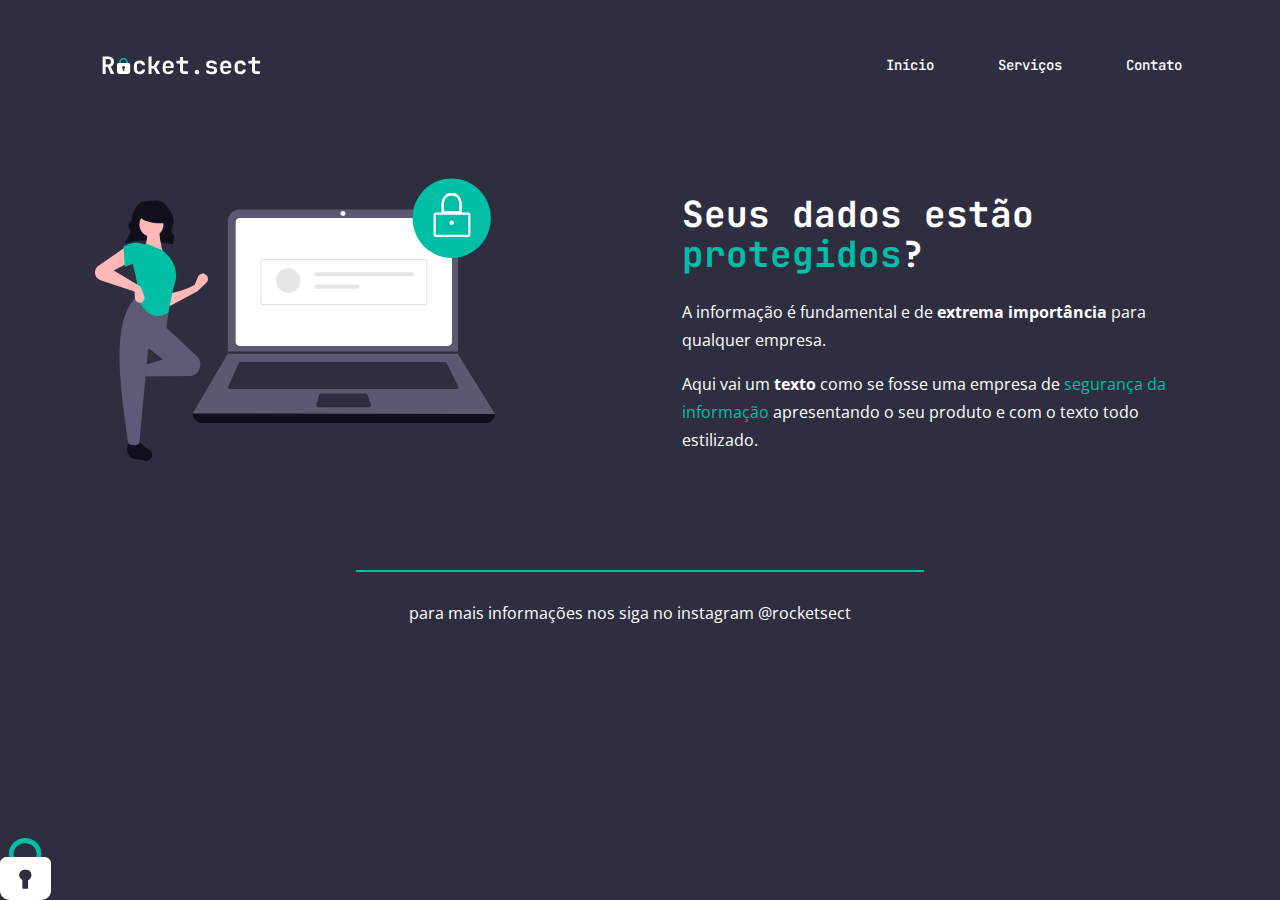
<file: Desafio Avançado/index.html>
<!DOCTYPE html>
<html lang="en">
<head>
  <link rel="preconnect" href="https://fonts.googleapis.com">
  <link rel="preconnect" href="https://fonts.gstatic.com" crossorigin>

  <meta charset="UTF-8">
  <meta name="viewport" content="width=device-width, initial-scale=1.0">

  <title>Rocket.sect</title>

  <link rel="stylesheet" href="style.css">
  <link href="https://fonts.googleapis.com/css2?family=JetBrains+Mono:wght@500&family=Open+Sans:wght@400;700&display=swap" rel="stylesheet">
</head>
<body>
  <div class="page">

    <nav>
      <a href="#">
        <img src="./images/padlock.svg" alt="cadeado">
      </a>
      <ul>
        <li><a href="#">Início</a></li>
        <li><a href="#">Serviços</a></li>
        <li><a href="#">Contato</a></li>
    </ul>
  </nav>
  <main>
    <img src="./images/img1.svg" alt="">
    <section>
      <h1>Seus dados estão <span>protegidos</span>?</h1>
      <p>
        A informação é fundamental e de <strong>extrema importância</strong> 
        para qualquer empresa. 
      </p>
      <p>
        Aqui vai um <strong>texto</strong> como se fosse uma empresa de <span>segurança da informação</span> 
        apresentando o seu produto e com o texto todo estilizado.
      </p>
    </section>
  </main>
  <footer>
    <div class="line"></div>
    <p>
      para mais informações nos siga no instagram <a target="_blank" href="https://instagram.com/rocketsect" >@rocketsect</a>
    </p>
  </footer>
</div class="page">
  <img id="cadeado" src="./images/padlock_decoration.svg" alt="">
</body>
</html>
</file>
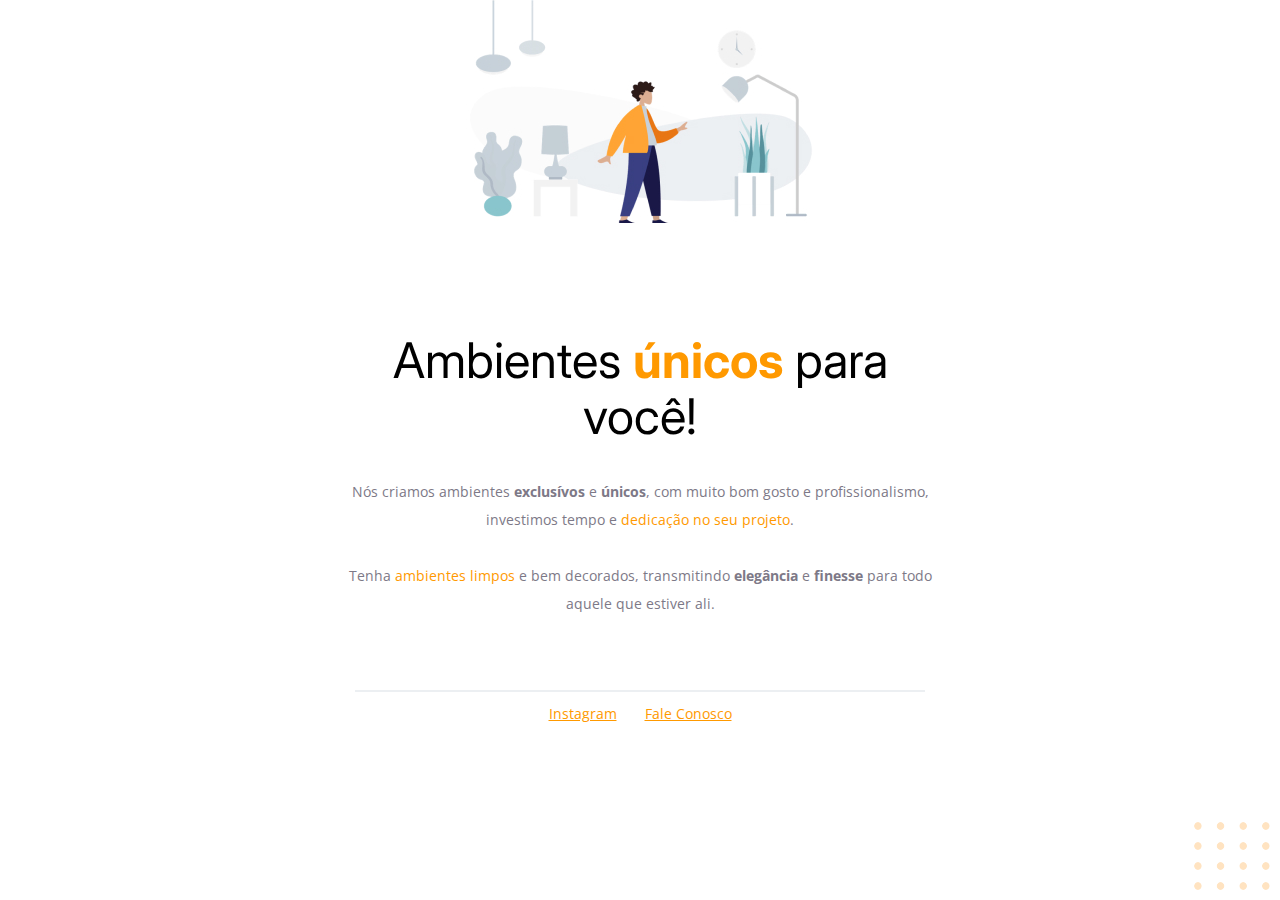
<file: Projeto 01/index.html>
<!DOCTYPE html>
<html lang="pt-br">
  <head>
    <link rel="preconnect" href="https://fonts.googleapis.com">
    <link rel="preconnect" href="https://fonts.gstatic.com" crossorigin>
    
    <meta charset="UTF-8">
    <meta name="viewport" content="width=device-width, initial-scale=1.0">

    <title>Móveis Customizados</title>
    <link href="https://fonts.googleapis.com/css2?family=Inter:wght@400;700&family=Open+Sans:wght@400;700&display=swap" rel="stylesheet">
    <link rel="stylesheet" href="style.css">

</head>
<body>
  
  <div id="hero">
    <img 
      src="./images/image1.jpg" 
      alt="Desenho de uma pessoa de blusa laranja em uma sala">
    <h1>
      Ambientes <span>únicos</span> para você!
    </h1>
    <p>
      Nós criamos ambientes <strong>exclusívos</strong> e <strong>únicos</strong>,
      com muito bom gosto e profissionalismo, 
      investimos tempo e <span>dedicação no seu projeto</span>. 

      <br>
      <br>

      Tenha <span>ambientes limpos</span> e bem decorados,
       transmitindo <strong>elegância</strong> e 
       <strong>finesse</strong> para todo aquele que estiver ali.
    </p>
  </div>

  <div id="footer">
    <div id="line"></div>
    <a href="https://instagram.com/moveisparavoce">Instagram</a>
    <a href="mailto:contato@moveisparavoce.com.br">Fale Conosco</a>
  </div>

  <img 
    id="balls"
    src="./images/balls-decoration.svg" 
    alt="Imagem vetorizada de bolas laranjas no canto inferior direito">
  
  
</body>
</html>
</file>
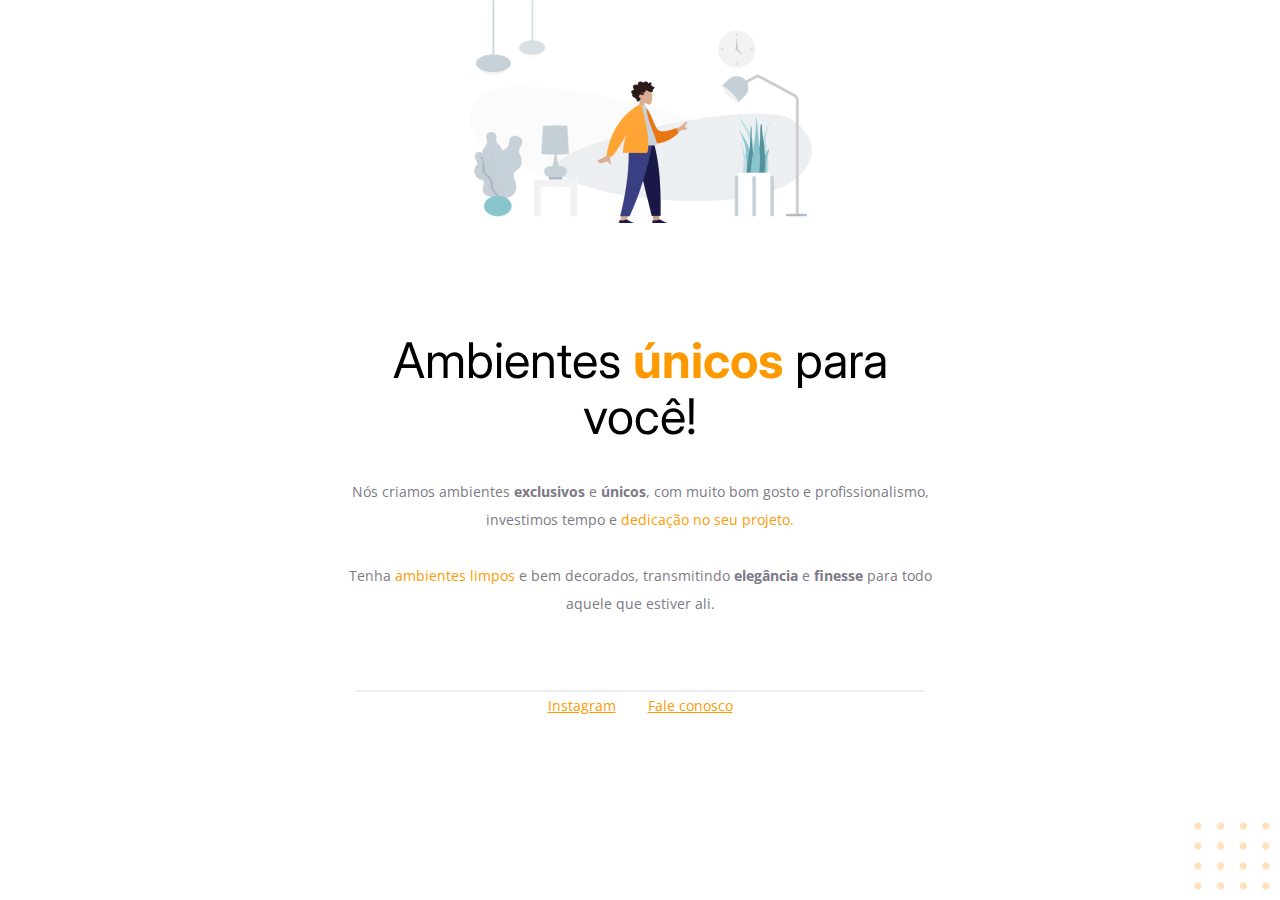
<file: Resolvido -- Código do desafio - Fase 01/index.html>
<!-- Instrução que define o tipo do documento. -->
<!DOCTYPE html>
<html lang="pt-br">
  <!-- Tag <head> contém as instruções para a página -->
  <head>
    <link rel="preconnect" href="https://fonts.googleapis.com" />
    <link rel="preconnect" href="https://fonts.gstatic.com" crossorigin />
    <meta charset="UTF-8" />
    <meta name="viewport" content="width=device-width, initial-scale=1.0" />
    <title>Móveis customizados</title>

    <link
      href="https://fonts.googleapis.com/css2?family=Inter:wght@400;700&family=Open+Sans:wght@400;700&display=swap"
      rel="stylesheet"
    />

    <link rel="stylesheet" href="style.css" />
  </head>

  <!-- Tag <body> é o corpo do documento, onde tem as informações que serão mostradas. -->
  <body>
    <div id="hero">
      <img
        src="images/img1.jpg"
        alt="Desenho de uma pessoa vestindo uma camisa amarela em uma sala com Móveis"
      />
      <h1>Ambientes <span>únicos</span> para você!</h1>
      <p>
        Nós criamos ambientes <strong>exclusivos </strong> e 
        <strong>únicos</strong>, com muito
        bom gosto e profissionalismo, investimos tempo e
        <span>dedicação no seu projeto.</span>
        
        <br />
        <br />

        Tenha <span>ambientes limpos</span> e bem decorados, transmitindo
        <strong>elegância</strong> e <strong>finesse</strong>
        para todo aquele que estiver ali.
      </p>
    </div>
    
    <div id="footer">
      <div class="line"></div>
      <a target="_blank" href="https://instagram.com/moveisparavoce"
      >Instagram</a
      >
      <a href="mailto:contato@moveisparavoce.com">Fale conosco</a>
    </div>
    
    
    <img
    id="balls"
    src="images/balls.svg"
    alt="Bolinhas alaranjadas no canto inferior direito da tela"
    />
  </body>
  </html>
</file>
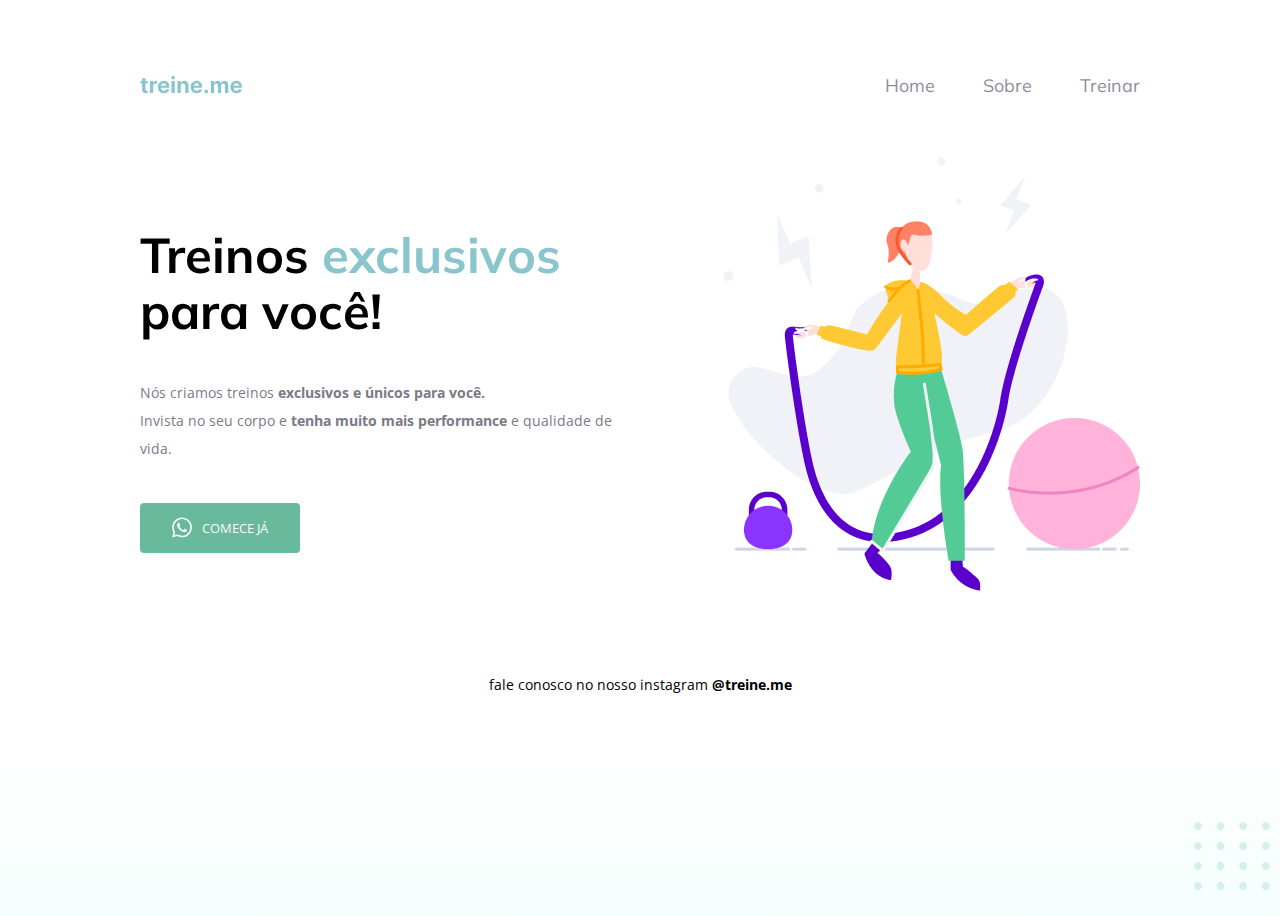
<file: Stage 02 - Introdução ao HTML e CSS/Projeto 02/index.html>
<!DOCTYPE html>
<html lang="pt-br">
<head>
  <link rel="preconnect" href="https://fonts.googleapis.com">
  <link rel="preconnect" href="https://fonts.gstatic.com" crossorigin>
  
  <meta charset="UTF-8">
  <meta name="viewport" content="width=device-width, initial-scale=1.0">
  
  <title>treine.me</title>
  <link rel="stylesheet" href="style.css">
  <link href="https://fonts.googleapis.com/css2?family=DM+Sans:wght@500&family=Mulish:wght@400;700&family=Open+Sans:wght@400;700&display=swap" rel="stylesheet">
</head>
<body>
  <div class="page">
    <nav>
      <a href="">
        <img src="./images/logo.svg" alt="logo treine.me">
      </a>
      <ul>
          <li><a href="#">Home</a></li>
          <li><a href="#">Sobre</a></li>
          <li><a href="#">Treinar</a></li>
        </ul>
      </nav>
    <main>
      <section class="text">
        <h1>Treinos <span>exclusivos</span> <br> para você!</h1>
        <p>
          Nós criamos treinos <strong>exclusivos e únicos para você.</strong> <br>
          Invista no seu corpo e <strong>tenha muito mais performance</strong> e qualidade de vida.
        </p>
        <button>
          <img src="./images/whats.svg" alt="logo whatsapp">
          Comece já
        </button>
      </section>
      <img src="./images/fitness-jump.png" alt="desenho de uma mulher pulando corda na academia">
    </main>
    <footer>
      fale conosco no nosso instagram
      <a href="https://instagram.com/treineme" target="_blank">@treine.me</a>
    </footer>
  </div>  
  <img id="balls" src="./images/balls-decoration.png" alt="bolas de decoração no canto inferior direito da página">
</body>
</html>
</file>
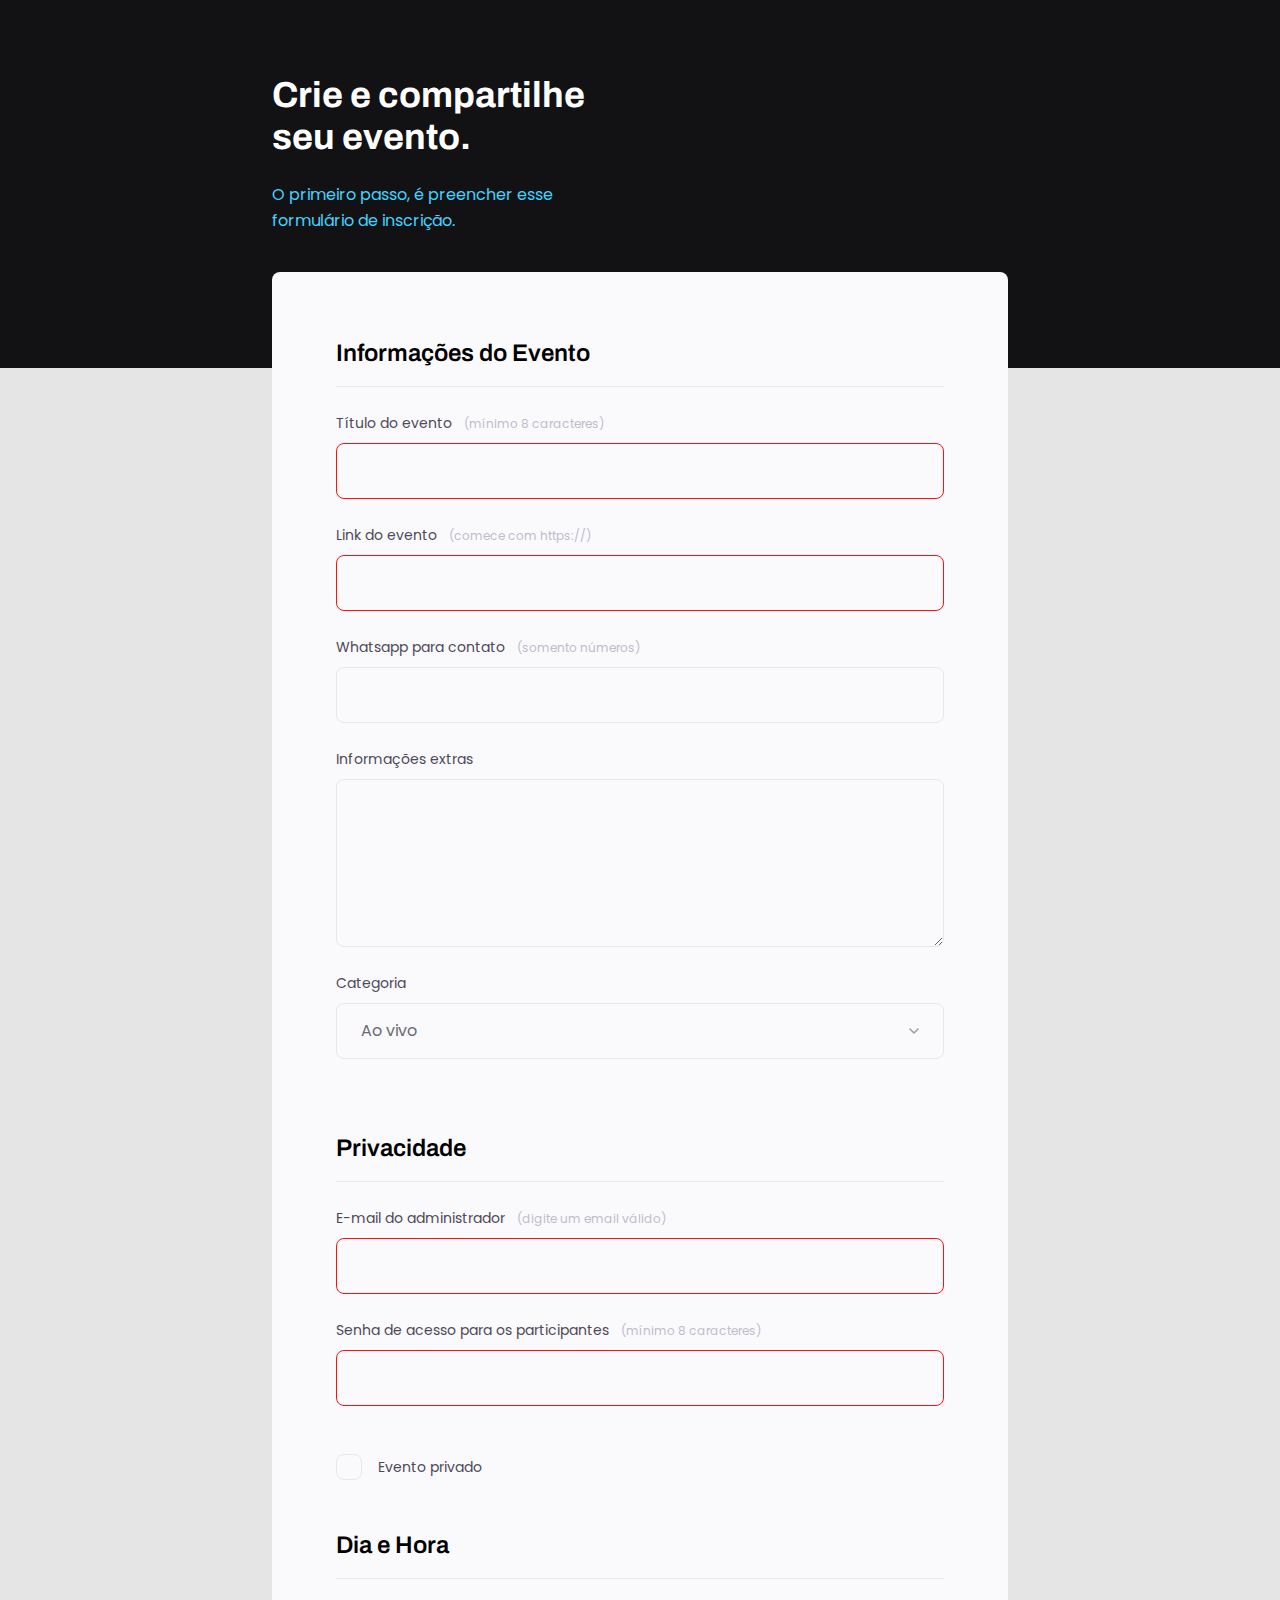
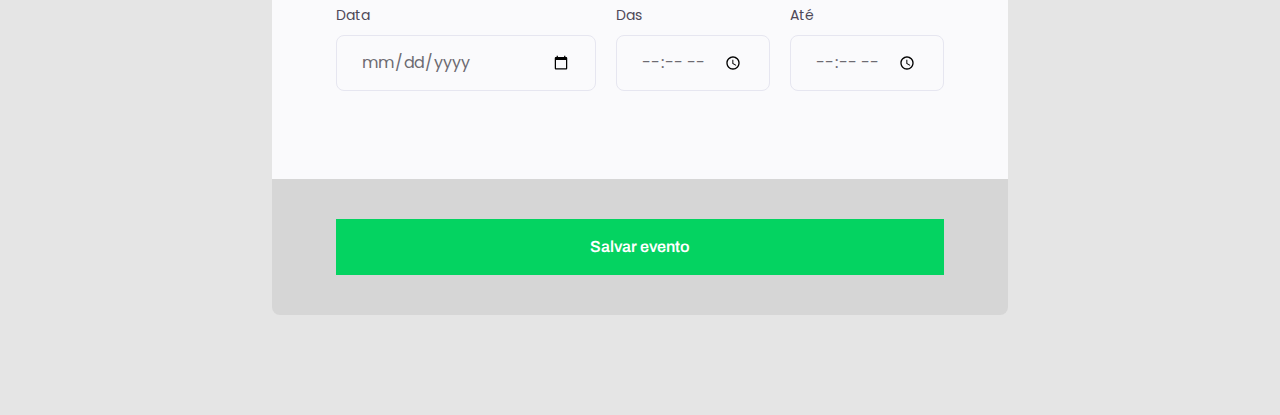
<file: Stage 03 - Avançando no HTML e CSS/Projeto 03/index.html>
<!DOCTYPE html>
<html lang="pt-br">
<head>
    <link rel="preconnect" href="https://fonts.googleapis.com">
    <link rel="preconnect" href="https://fonts.gstatic.com" crossorigin>
    
    <meta charset="UTF-8">
    <meta name="viewport" content="width=device-width, initial-scale=1.0">

    <title>Projeto 03</title>

    <link rel="stylesheet" href="style.css">
    <link href="https://fonts.googleapis.com/css2?family=Archivo:wght@700&family=Poppins:wght@400;600&display=swap" rel="stylesheet">
</head>
<body>
    <div class="page">
        <header>
            <h1>Crie e compartilhe seu evento.</h1>
            <p>O primeiro passo, é preencher esse formulário de inscrição.</p>
        </header>
        <form id="my_form">
            <fieldset>
                <legend>Informações do Evento</legend>

                <div class="input-wrapper">
                    <label for="event-title">Título do evento<span>(mínimo 8 caracteres)</span></label>
                    <input type="text" id="event-title" required minlength="8">
                </div>

                <div class="input-wrapper">
                    <label for="event-url">Link do evento<span>(comece com https://)</span></label>
                    <input type="url" id="event-url" required>
                </div>

                <div class="input-wrapper">
                    <label for="event-whatsapp">Whatsapp para contato<span>(somento números)</span></label>
                    <input type="number" id="event-whats-app">
                </div>

                <div class="input-wrapper">
                    <label for="event-info">Informações extras</label>
                    <textarea id="event-info"></textarea>
                </div>

                <div class="input-wrapper">
                    <label for="event-category">Categoria</label>
                    <select id="event-category">
                        <option value="live">Ao vivo</option>
                        <option value="podcast">Podcast</option>
                        <option value="mentorship">Mentoria</option>
                    </select>
                </div>
            </fieldset>

            <fieldset>
                <legend>Privacidade</legend>

                <div class="input-wrapper">
                    <label for="event-email">E-mail do administrador<span>(digite um email válido)</span></label>
                    <input type="text" id="event-email" required>
                </div>

                <div class="input-wrapper">
                    <label for="event-password">Senha de acesso para os participantes<span>(mínimo 8 caracteres)</span></label>
                    <input type="password" id="event-password" required minlength="8">
                </div>
                
                <div class="checkbox-wrapper">
                    <input type="checkbox" id="event-checkbox">
                    <label for="event-checkbox">Evento privado</label>
                </div>

            </fieldset>

            <fieldset>
                <legend>Dia e Hora</legend>

                <div class="col-3">

                    <div class="input-wrapper">
                        <label for="event-date">Data</label>
                        <input type="date" id="event-date">
                    </div>

                    <div class="input-wrapper">
                        <label for="event-begin">Das</label>
                        <input type="time" id="event-begin">
                    </div>
                    
                    <div class="input-wrapper">
                        <label for="event-end">Até</label>
                        <input type="time" id="event-end">
                    </div>
                </div>
            </fieldset>
        </form>

        <footer>
            <input 
                class="button"
                type="submit"
                form="my_form" 
                value="Salvar evento">
        </footer>
    </div>
    
</body>
</html>
</file>
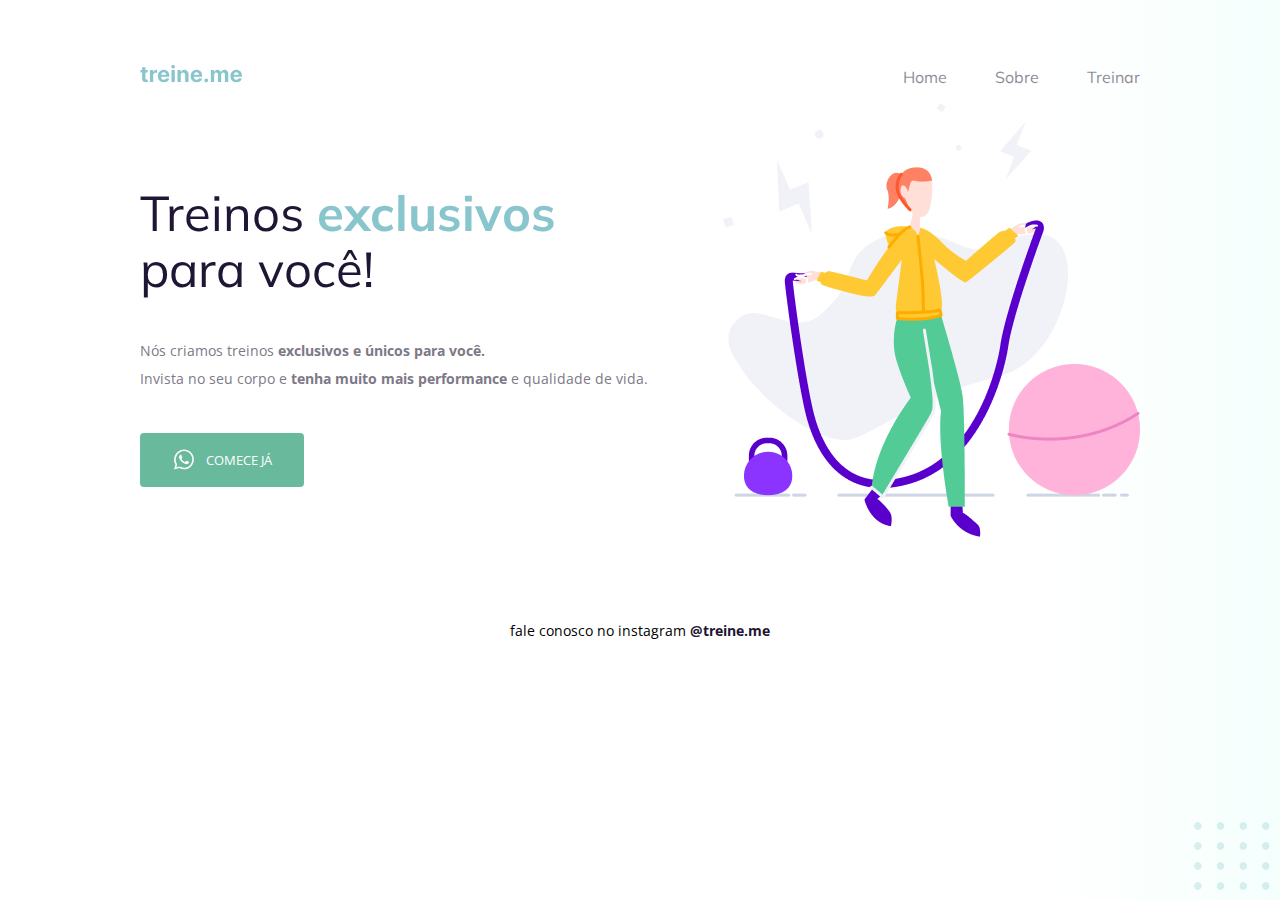
<file: Stage 02 - Introdução ao HTML e CSS/Desafios/Desafio 02 - Recriando Layout/index.html>
<!DOCTYPE html>
<html lang="pt-br">
  <head>
    <link rel="preconnect" href="https://fonts.googleapis.com">
    <link rel="preconnect" href="https://fonts.gstatic.com" crossorigin>

    <meta charset="UTF-8" />
    <meta name="viewport" content="width=device-width, initial-scale=1.0" />
    <title>Treine me</title>

    <link href="https://fonts.googleapis.com/css2?family=Mulish:wght@400;700&family=Open+Sans:wght@400;700&display=swap" rel="stylesheet">

    <link rel="stylesheet" href="style.css">

  </head>
  <body>
    <div class="page">
      <nav>
          <a id="logo" href="#">
            <img src="images/logo.svg" alt="Treine.me" />
          </a>
          <ul>
            <li><a href="#">Home</a></li>
            <li><a href="#">Sobre</a></li>
            <li><a href="#">Treinar</a></li>
          </ul>
        </nav>
        
        <main>
          <section>
            <h1>Treinos <span>exclusivos</span> <br> para você!</h1>
            
            <p>
              Nós criamos treinos <strong>exclusivos e únicos para você.</strong></br>
              Invista no seu corpo e <strong>tenha muito mais performance</strong> e qualidade de vida.
            </p>
            
            <button>
              <img src="images/whats.svg" alt="Ícone do whatsapp">
              Comece já
              
            </button>
          </section>
          <img src="images/img.png" alt="Desenho de uma mulher pulando corta numa academia.">

      </main>

      <footer>
          fale conosco no instagram <a href="https://instagram.com/treineme" target="_blank">@treine.me</a>
      </footer>
    </div>

    <img id="balls" src="images/balls.svg" alt="Bolinhas decorativas verdes no canto inferior direito da página.">

  </body>
</html>
</file>
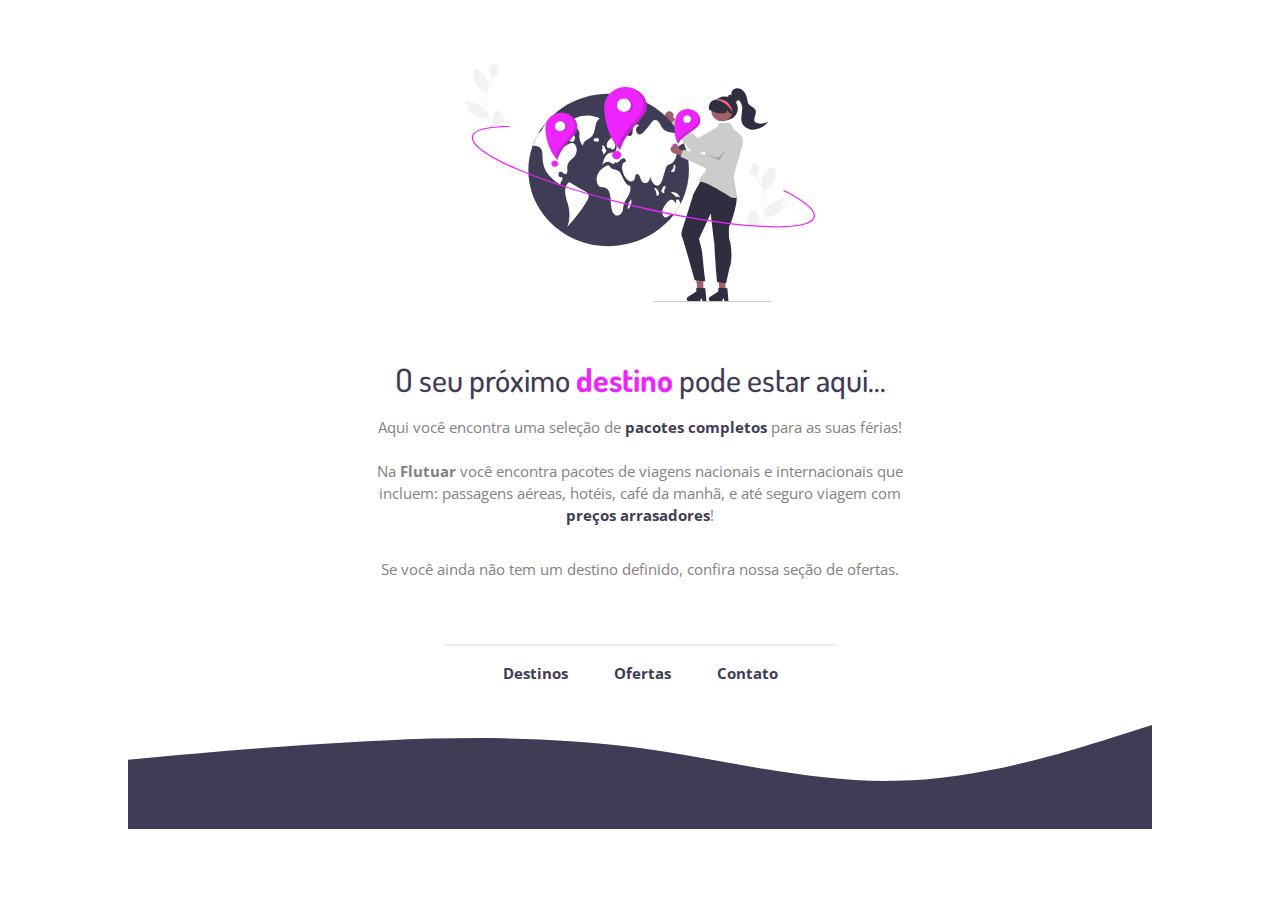
<file: Stage 02 - Introdução ao HTML e CSS/Desafios/Desafio 03 - Corrigindo Bugs (2)/index.html>
<!DOCTYPE html>
<html lang="pt-br">
<head>
  <meta charset="UTF-8">
  <meta name="viewport" content="width=device-width, initial-scale=1.0">
  <link rel="preconnect" href="https://fonts.googleapis.com">
  <link rel="preconnect" href="https://fonts.gstatic.com" crossorigin>
  
  <title>Flutuar.com</title>
  <link rel="shortcut icon" href="./images/favicon.svg" type="image/x-icon">
  <link rel="stylesheet" href="style.css">
  <link href="https://fonts.googleapis.com/css2?family=Dosis:wght@500;700&family=Open+Sans:wght@400;700&display=swap" rel="stylesheet">
</head>
<body>
  <div id="main">
    <img src="./images/img1.svg" 
      alt="mulher escolhendo destinos no globo terrestre">
    <h1>O seu próximo <span>destino</span> pode estar aqui...</h1>
    <p id="p1">
      Aqui você encontra uma seleção de 
      <span>pacotes completos</span> 
      para as suas férias!
      <br>
      <br>
      Na <strong>Flutuar</strong> você encontra pacotes 
      de viagens nacionais e internacionais que incluem: 
      passagens aéreas, hotéis, café da manhã, e até seguro 
      viagem com <span>preços arrasadores</span>!
    </p>
    <p>
      Se você ainda não tem um destino definido, 
      confira nossa seção de ofertas.
    </p>
  </div>
  <div id="footer">
    <div id="line"></div>
    <div id="links">
      <a href="https://flutuar.com/destinos">Destinos</a>
      <a href="https://flutuar.com/ofertas">Ofertas</a>
      <a href="mailto:contato@flutuar.com">Contato</a>
    </div>
    <div id="wave">
      <img src="./images/wave.svg" alt="onda no fim da página">
    </div>
  </div>
</body>
</html>
</file>
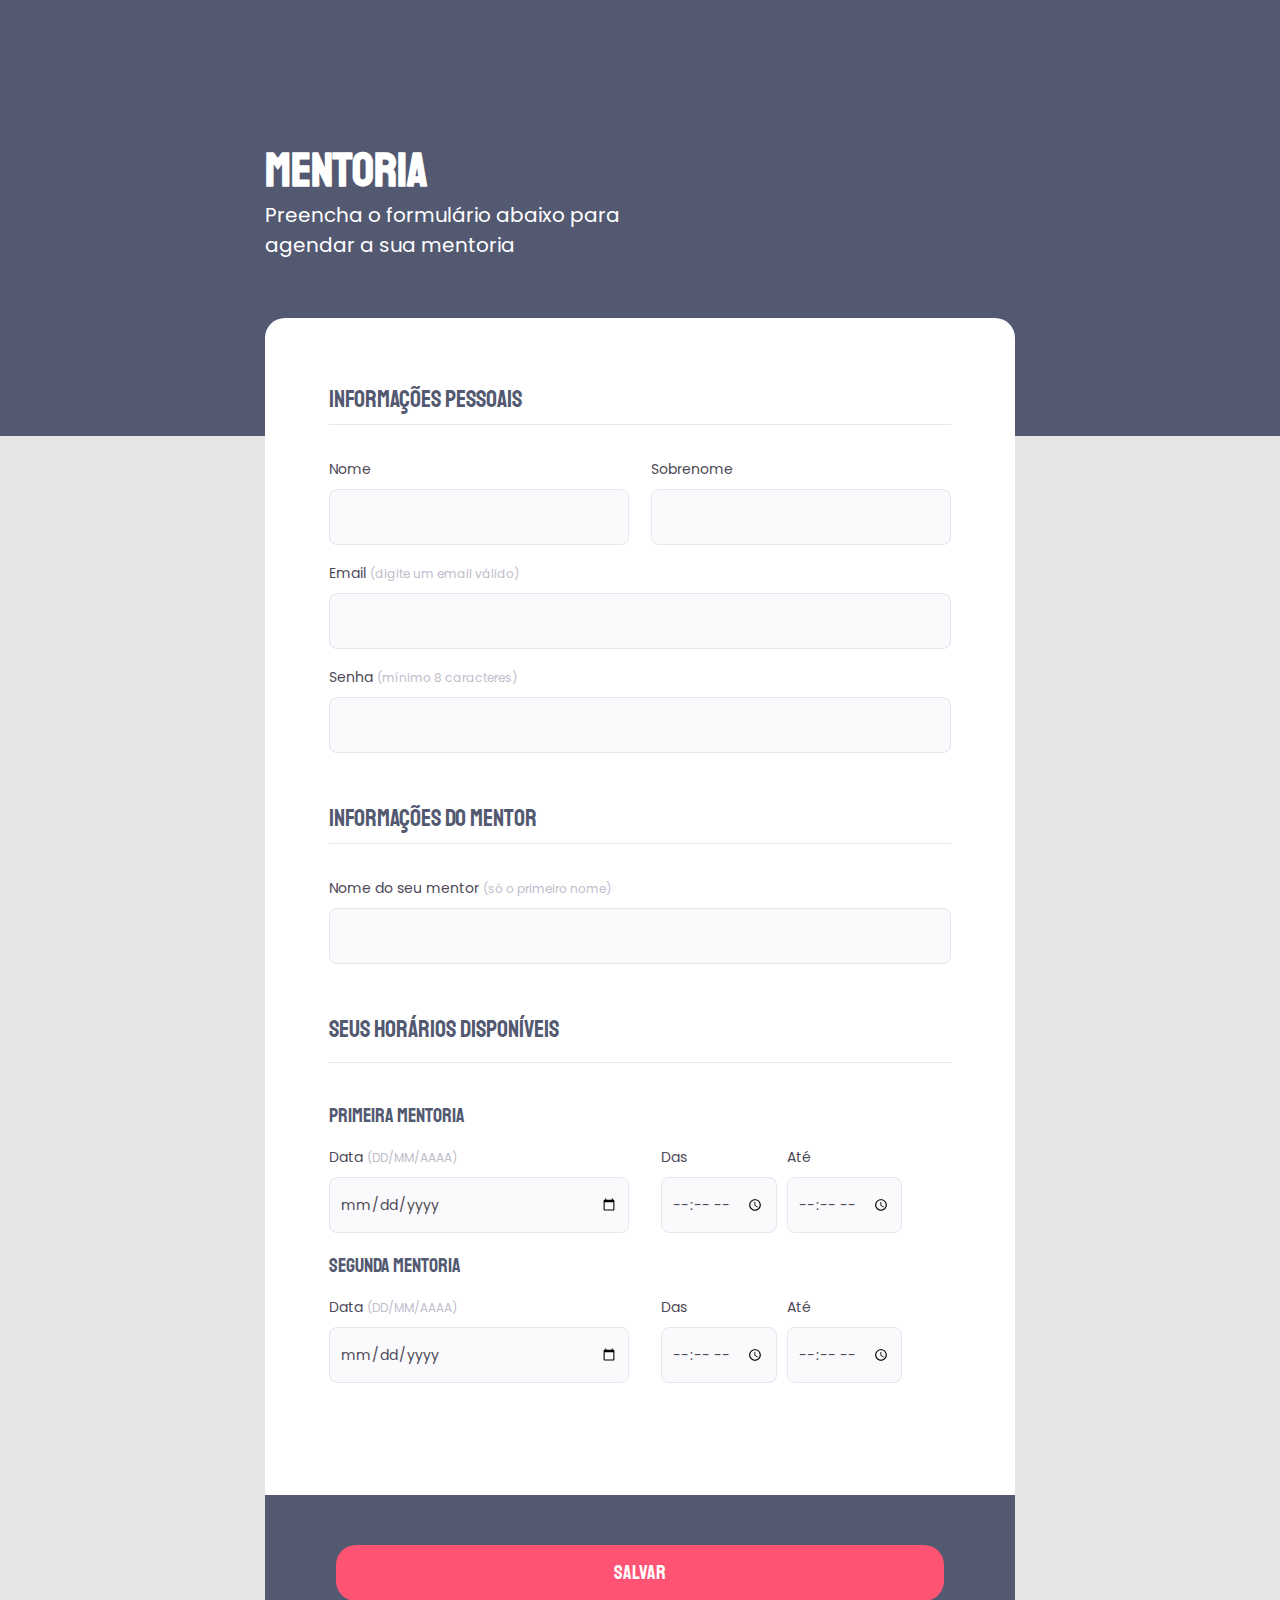
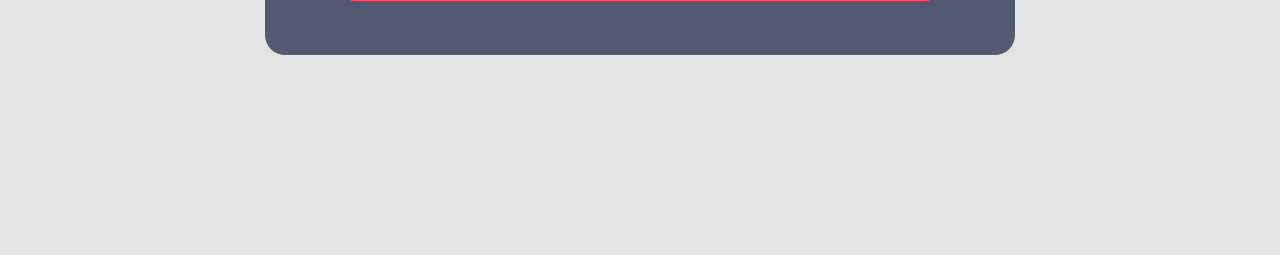
<file: Stage 03 - Avançando no HTML e CSS/Desafios/01. Intermediário - Mentoria/index.html>
<!DOCTYPE html>
<html lang="pt-br">
<head>
    <link rel="preconnect" href="https://fonts.googleapis.com">
    <link rel="preconnect" href="https://fonts.gstatic.com" crossorigin>
    <meta charset="UTF-8">
    <meta name="viewport" content="width=device-width, initial-scale=1.0">

    <title>Agende sua mentoria</title>

    <link rel="stylesheet" href="style.css">
    <link href="https://fonts.googleapis.com/css2?family=Poppins&family=Staatliches&display=swap" rel="stylesheet">
</head>
<body>
    <div class="page">
        <header>
            <h1>Mentoria</h1>
            <p>Preencha o formulário abaixo para agendar a sua mentoria</p>
        </header>
        <form id="my_form">
            <fieldset>

                <legend>Informações Pessoais</legend>

                <div class="full_name">

                    <div class="input_wrapper">
                        <label for="info_name">Nome</label>
                        <input type="text"  id="info_name">
                    </div>
                    
                    <div class="input_wrapper">
                        <label for="info_last_name">Sobrenome</label>
                        <input type="text"  id="info_last_name">
                    </div>
                </div>
            
                <div class="input_wrapper">
                    <label for="info_email">Email <span>(digite um email válido)</span></label>
                    <input type="email"  id="info_email">
                </div>
                
                <div class="input_wrapper">
                    <label for="info_password">Senha <span>(mínimo 8 caracteres)</span></label>
                    <input type="password"  id="info_password">
                </div>

        </fieldset>

        <fieldset>
            <legend>Informações do Mentor</legend>
            
            <div class="input_wrapper">
                <label for="info_mentor_name">Nome do seu mentor <span>(só o primeiro nome)</span></label>
                <input type="text"  id="info_mentor_name">
            </div>
        </fieldset>

        <fieldset>
            <legend id="first_legend">Seus horários disponíveis</legend>
            <h2>Primeira mentoria</h2>
            <div class="data_wrapper">
                <div class="input_wrapper">
                    <label for="info_data">Data <span>(DD/MM/AAAA)</span></label>
                    <input type="date"  id="info_data">
                </div>
                <div class="time_wrapper">

                    <div class="input_wrapper">
                        <label for="info_begin">Das</label>
                        <input type="time"  id="info_begin">
                    </div>

                    <div class="input_wrapper">
                        <label for="info_end">Até</label>
                        <input type="time"  id="info_end">
                    </div>
                </div>
            </div>

            <h2>Segunda mentoria</h2>
            <div class="data_wrapper">
                <div class="input_wrapper">
                    <label for="info_data">Data <span>(DD/MM/AAAA)</span></label>
                    <input type="date"  id="info_data">
                </div>
                <div class="time_wrapper">

                    <div class="input_wrapper">
                        <label for="info_begin">Das</label>
                        <input type="time"  id="info_begin">
                    </div>
                    
                    <div class="input_wrapper">
                        <label for="info_end">Até</label>
                        <input type="time"  id="info_end">
                    </div>
                </div>
            </div>
        </fieldset>
                    
        </form>
        <footer>
            <input class="button" type="submit" form="my_form" value="Salvar" >
        </footer>  
    </div>
</body>
</html>
</file>
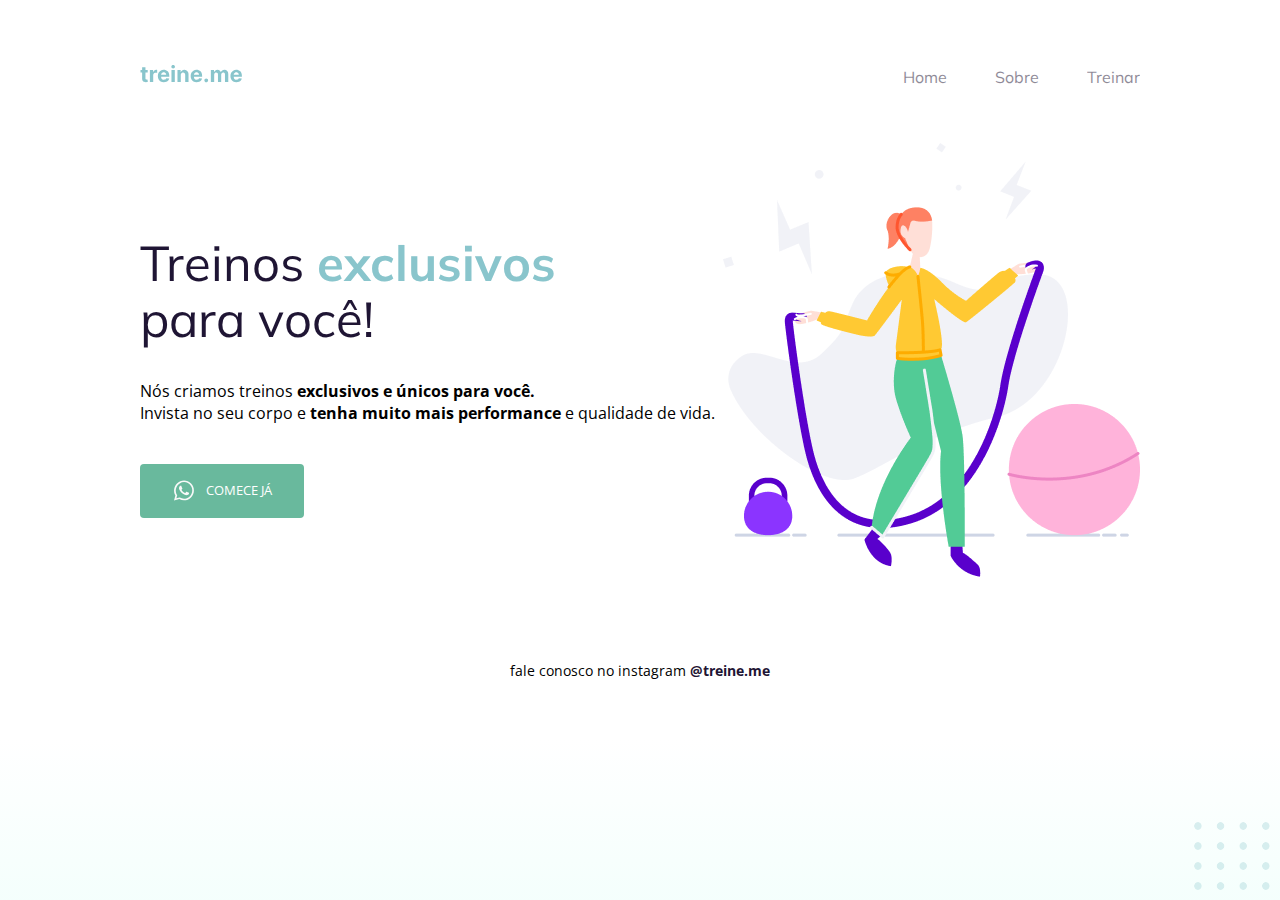
<file: Stage 02 - Introdução ao HTML e CSS/Desafios/Desafio 04 - Acessibilidade/Desafio - Intermediário/index.html>
<!DOCTYPE html>
<html lang="pt-br">
  <head>
    <link rel="preconnect" href="https://fonts.googleapis.com">
    <link rel="preconnect" href="https://fonts.gstatic.com" crossorigin>

    <meta charset="UTF-8" />
    <meta name="viewport" content="width=device-width, initial-scale=1.0" />
    
    <title>Treine me</title>

    <link href="https://fonts.googleapis.com/css2?family=Mulish:wght@400;700&family=Open+Sans:wght@400;700&display=swap" rel="stylesheet">

    <link rel="stylesheet" href="style.css">

  </head>
  <body>
    <div class="page">
        <nav>
          <a id="logo" href="#">
            <img src="images/logo.svg" alt="Treine.me" />
          </a>
          <ul>
            <li><a href="#">Home</a></li>
            <li><a href="#">Sobre</a></li>
            <li><a href="#">Treinar</a></li>
          </ul>
        </nav>
    
      <main>
        <section>
          <h1 class="title">Treinos <span>exclusivos</span> para você!</h1>

          <p">
            Nós criamos treinos <strong>exclusivos e únicos para você.</strong></br>
            Invista no seu corpo e <strong>tenha muito mais performance</strong> e qualidade de vida.
          </p>

          <button>
              <img src="images/whats.svg" alt="Ícone do whatsapp">
              Comece já
          </button>

        </section>

        <img src="images/img.png" alt="Desenho de uma mulher pulando corta numa academia.">
      </main>

      <footer>
          fale conosco no instagram <a href="https://instagram.com/treineme" target="_blank">@treine.me</a>
      </foooter>
    </div>

    <img id="balls" src="images/balls.svg" alt="Bolinhas decorativas verdes no canto inferior direito da página.">

  </body>
</html>
</file>
<file: Desafio Avançado/style.css>
/* Mudei os espaçamentos das margens para que o 
conteúdo caiba sem necessidade de scroll.
*/
body {
  background-color: #2F2E41;
  font-family: 'JetBrains Mono', monospace;
  color: white;
  margin: 0;

}

nav {
  width: 1083px;
  margin: 35px auto 75px;

  display: flex;
  align-items: center;
  justify-content: space-between;

}

ul {
  display: flex;
  list-style: none;
  gap: 64px;
}

a {
  text-decoration: none;
  color: white;
}

ul li a {
  font-weight: 500;
  font-size: 14px;
  line-height: 28px;  
  color: white;
}

main {
  width: 1092px;
  margin: 0 auto;
  display: flex;
  justify-content: space-between;
}

main img {
  width: 401px;
}

section {
  width: 504px;
}

h1 {
  font-size: 36px;
  line-height: 40px;
}

p {
  font-family: 'Open Sans', sans-serif;
  font-size: 16px;
  line-height: 28px;
}

span {
  color: #00BFA6;
}

.line {
  height: 0;
  border: 1px solid #00BFA6;
  margin-bottom: 27px;
}

footer {
  width: 568px;
  margin: 100px auto;

  font-size: 14px;
  line-height: 28px;
}

footer p {
  width: 462px;
  margin: auto;
  /* como eu uso  box-model para centralizar o conteúdo do footer?*/
}

#cadeado {
  position: fixed;
  left: 0;
  bottom: 0;
}
</file>
<file: Projeto 01/style.css>
body {
  font-family: 'Open Sans', sans-serif;
  text-align: center;
  margin-top: 0;
}
#hero img {
  margin-bottom: 72px;
}
#hero {
  width: 592px;
  margin: 0 auto 72px;
}

h1 {
  color: #000000;
  font-family: 'Inter', sans-serif;
  font-weight: normal;
  font-size: 49px;
  line-height: 56px;
}

h1 span {
  font-weight: bold;
}

span, a {
  color: #FF9900;
}

p, #footer {
  color:#7D7987;
  font-size: 14px;
  line-height: 28px;
}

#line {
  width: 568px;
  height: 0px;
  margin: 0 auto 8px;
  border: 1px solid #ECEFF2;
}

#footer a + a {
  /* a + a{} significa estar dentro do elemento <a> que anterior
  a ele tenha outro elemento <a>. Então se num HTML tivermos 3 <a> seguidos
  estaremos selecionando os últimos 2 para alterar os valores de suas
  propriedades no CSS*/

  margin-left: 24px;
}

#balls {
  position: fixed;
  bottom: 0px;
  right: 0px;
}
</file>
<file: Resolvido -- Código do desafio - Fase 01/style.css>
body {
  font-family: "Open Sans", sans-serif;
  text-align: center;
  margin: 0 auto 33px;
}

#hero {
  width: 592px;
  margin: 0 auto 72px;
}

#hero img {
  width: 348px;
  margin-bottom: 72px;
}

h1 {
  font-family: "Inter", sans-serif;
  font-size: 49px;
  line-height: 56px;
  font-weight: normal;
}

h1 span {
  font-weight: bold;

}

span, a {
  color: #ff9900;
}

p, #footer {
  color: #7d7987;
  font-size: 14px;
  line-height: 28px;
}

#footer a + a {
  margin-left: 28px;
}

.line {
    width: 568px;
    height: 0;

    margin: auto;

    border: 1px solid #ECEFF2;
}

#balls {
    position: fixed;
    bottom: 0;
    right: 0;
}
</file>
<file: Stage 02 - Introdução ao HTML e CSS/Projeto 02/style.css>
body {
  background: linear-gradient(180deg, rgba(227, 255, 248, 0) 82.08%, rgba(227, 255, 248, 0.38) 100%);
  min-height: 100vh;
}

.page {
  width: 1000px;
  margin: 0 auto;
  padding-top: 64px;
}

nav {
  color: #1F1534;
  font-family: 'Mulish', sans-serif;
  font-size: 18px;

  display: flex;
  justify-content: space-between;
  align-items: center;
  margin-bottom: 58px;
}

ul {
  display: flex;
  gap: 48px;
  list-style: none;
  margin: 0;
}

ul a {
  text-decoration: none;
  color:#1F1534;
  opacity: 0.5;
}

a:hover {
  font-weight: bold;
  opacity: 1;
}

main {
  display: flex;
  justify-content: space-between;
  align-items: center;
}

h1 {
  width: 489px;

  font-size: 49px;
  font-family: 'Mulish', sans-serif;
  line-height: 56px;
}

h1 span {
  color: #89C5CC;
  font-weight: bold;
}

section p {
  width: 489px;
  margin: 40px 0;

  color: #7D7987;
  font-family: 'Open Sans', sans-serif;
  font-size: 14px;
  line-height: 28px;
}

button {
  color: #F9F9F9;
  text-transform: uppercase;
  font-family: 'Open Sans', sans-serif;;

  border: none;
  background: #69B99D;
  padding: 14px 32px 15px;
  border-radius: 4px;

  display: flex;
  justify-content: center;
  align-items: center;
  gap: 10px;

  cursor: pointer;
}

button:hover {
  background: #388e70;
  
}

footer {  
  margin-top: 80px;
  text-align: center;

  font-family: 'Open Sans', sans-serif;
  font-size: 14px;
  line-height: 28px;
}

footer a {

  text-decoration: none;
  font-weight: bold;
  color: black;
}

#balls {
  position: fixed;
  right: 0;
  bottom: 0;
}
</file>
<file: Stage 03 - Avançando no HTML e CSS/Projeto 03/style.css>
* {
    box-sizing: border-box;
    margin: 0;
    padding: 0;
}

body, input, select, textarea {
    font-family: "Poppins", sans-serif;
}

body {
    background: #E5E5E5;
}

body::before {
    content: "";
    width: 100%;
    height: 368px;

    position: absolute;
    top: 0;
    left: 0;
    z-index: -1;
    background: #121214;
}

.page {
    width: 736px;
    margin: auto;
}

header {
    width: 319px;

    margin-top: 74px;
}

header h1 {
    font-family: 'Archivo', sans-serif;
    font-weight: bold;
    color: white;
    font-size: 36px;
    line-height: 42px;

    margin-bottom: 24px;
}

header p {
    font-size: 16px;
    line-height: 26px;

    color: #42D3FF;
}

form {
    margin-top: 38px;
    background: #FAFAFC;
    border-radius: 8px 8px 0 0;

    padding: 64px;
    
    display: flex;
    flex-direction: column;
    gap: 48px;
}

fieldset {
    border: none;
}

.fieldset-wrapper {
    display: flex;
    flex-direction: column;    
    gap: 24px;
}

fieldset legend {
    font-family: 'Archivo';
    font-weight: 600;
    font-size: 24px;
    line-height: 34px;

    width: 100%;

    border-bottom: 1px solid #E6E6F0;
    padding-bottom: 16px;
    margin-bottom: 24px;
}

.input-wrapper {
    display: flex;
    flex-direction: column;
}

.input-wrapper label,
.checkbox-wrapper label {
    font-size: 14px;
    line-height: 24px;
    
    color:#4E4958;

    margin-bottom: 8px;
}

.input-wrapper label span {
    margin-left: 12px;

    font-size: 12px;
    line-height: 20px;

    color: #C1BCCC;
}

.input-wrapper label span:hover {
    color: #6A6772;
}

.input-wrapper input,
.input-wrapper textarea,
.input-wrapper select {
    background: #FAFAFC;

    border: 1px solid #E6E6F0;
    border-radius: 8px;
    margin-bottom: 24px;
    
    height: 56px;

    padding: 0px 24px;

    font-size: 16px;
    line-height: 26px;
    color: #6c6a71;
}

.input-wrapper textarea {
    padding: 5px;
    height: 168px;
}

.input-wrapper select {
    appearance: none; /*Remove a setinha*/
    -webkit-appearance: none;
    /* https://caniuse.com/?search=appearance
    No site caniuse procuramos pelo appearance e vemos
    para quais navegadores precisamos usar diferentes comandos.
    No caso vimos que só para navegador android precisamos
    de usar o -webkit-appearance */

    /* Adicionar a nossa seta -> copiamos como SVG e colocamos nesse site */
    /* https://yoksel.github.io/url-encoder/ */
    background-image: url("data:image/svg+xml,%3Csvg width='10' height='6' viewBox='0 0 10 6' fill='none' xmlns='http://www.w3.org/2000/svg'%3E%3Cpath d='M1 1L5 5L9 1' stroke='%239C98A6' stroke-width='1.5' stroke-linecap='round' stroke-linejoin='round'/%3E%3C/svg%3E%0A");
    background-repeat: no-repeat;
    background-position: right 24px top 50%;
}

.col-3 {
    display: flex;
    gap: 20px;
}

.col-3 > div:nth-child(1) {
    width: 100%;
    /* Seleciona da classe .col-3 apenas os <div> principais,
    e nth-child(1) seleciona o primeiro <div> */
    /* <div>'s principais: seriam os <div> que são filhos apenas
    do <div class='.col-3'> se não usassemos o '>' selecionaríamos
    todos os <div>'s que estão abaixo do .col-3 (até os div dentro
    de div). */
}

.checkbox-wrapper {
    margin-top: 24px;

    position: relative;
}

.checkbox-wrapper input {
    position: absolute;
    /* z-index: -1; funciona!*/
    /* método da aula */
    width: 24px;
    height: 24px;
    
    opacity: 0;
}


.checkbox-wrapper label{
    margin: 0;
    display: flex;
    align-items: center;
    gap: 16px;
}

.checkbox-wrapper label::before {
    content: "";

    width: 24px;
    height: 24px;

    background: #FAFAFC;
    border: 1px solid #E6E6F0;
    border-radius: 8px;
}

.checkbox-wrapper input:checked + label::before {
    background-image: url("data:image/svg+xml,%3Csvg width='18' height='14' viewBox='0 0 18 14' fill='none' xmlns='http://www.w3.org/2000/svg'%3E%3Cpath d='M6 11.17L1.83 7L0.410004 8.41L6 14L18 2L16.59 0.589996L6 11.17Z' fill='%2342D3FF'/%3E%3C/svg%3E%0A");
    background-repeat: no-repeat;
    background-position: center;

}

.checkbox-wrapper input:focus + label::before {
    outline: 2px solid black;
}

footer {
    background: #D6D6D6;
    border-radius: 0 0 8px 8px;
    margin-bottom: 100px;

    height: 136px;

    display: flex;
    flex-direction: column;
}

footer .button {
    background: #04D361;
    border: 0;
    margin: auto;

    width: 608px;
    height: 56px;

    color: white;
    font-family: 'Archivo';
    font-weight: 600;
    font-size: 16px;
    line-height: 26px;
}

footer .button:hover {
    background: #0ea150;
}

.input-wrapper input:invalid {
    border: 1px solid #FF1010;
}
</file>
<file: Stage 02 - Introdução ao HTML e CSS/Desafios/Desafio 02 - Recriando Layout/style.css>
body {
    margin: 0;
  
    font-family: "Open Sans", sans-serif;
  
    background: linear-gradient(90deg, rgb(227, 255, 248, 0) 82.08%, rgb(227, 255, 248, 0.38) 100%);
  
    min-height: 100vh;
  }
  
  .page {
    width: 1000px;
    margin: 0 auto;
    padding-top: 65px;
  }
  
  nav {
    display: flex;
    align-items: center;
    justify-content: space-between;
  
    margin-bottom: 15px;
  }
  
  ul {
    display: flex;
    list-style: none;
    margin: 0;
    padding: 0;
    gap:48px;
  }
  
  a {
    color: #1f1534;
    text-decoration: none;
  }
  
  ul li a {
      opacity: 0.5;
  }
  
  ul li a:hover {
    font-weight: bold;
    opacity: 1;
  }
  
  h1,  ul {
    font-family: "Mulish", sans-serif;
  }
  
  main {
    display: flex;
    align-items: center;
    justify-content: space-between;
  }

  h1 {
    font-size: 49px;
    line-height: 56px;
    color: #1f1534;
  
    font-weight: normal;
  
    width: 490px;
  }
  
  h1 span {
    color: #89c5cc;
    font-weight: bold;
  }
  
  section p {
    font-size: 14px;
    line-height: 28px;
    color: #7d7987;
  
    margin: 40px 0;
  }
  
  button {
    color: white;
    font-family: "Open Sans", sans-serif;
    text-transform: uppercase;
  
    background: #69B99D;
    border: 0;
    padding: 14px 32px 15px;
  
    display: flex;
    align-items: center;
    gap:10px;
  
    border-radius: 4px;
  
    cursor: pointer;
  }
  
  button:hover {
      background: #4EA788;
  }
  
  footer {
    font-size: 14px;
    line-height: 28px;
  
    text-align: center;
  
    margin-top: 80px;
  }
  
  footer a {
    font-weight: bold;
  }
  
  #balls {
    position: fixed;
    bottom: 0;
    right: 0;
  }
</file>
<file: Stage 02 - Introdução ao HTML e CSS/Desafios/Desafio 03 - Corrigindo Bugs (2)/style.css>
body {
  margin: 64px auto;
  text-align: center;
  
  font-family: "Open Sans";
  font-weight: 400;
  font-size: 15px;
  line-height: 22px;

  color: #828282;
}

#main {
  width: 540px;
  margin: 0 auto 64px;
}

#main img {
  margin-bottom: 32px;
}

h1 {
  font-family: "Dosis";
  font-weight: 500;
  font-size: 32px;
  line-height: 40px;
  color: #3F3D56;

  margin-bottom: 16px;
}

h1 span {
  font-weight: bold;
  color: #EE24FF;
}

#p1 {
  margin-bottom: 32px;
}

span, a {
  color: #3F3D56;
  font-weight: bold;
}

a {
  text-decoration: none;
}

a + a {
  margin-left: 42px;
}


#footer {
  width: 100%;
  margin: auto;
  text-align: center;
}

#line {
  height: 0;
  width: 391px;
  border: 1px solid #ECEFF2;
  margin: 0 auto 16px;
}

#links {
  margin-bottom: 41px;
}
</file>
<file: Stage 03 - Avançando no HTML e CSS/Desafios/01. Intermediário - Mentoria/style.css>
* {
    margin: 0;
    padding: 0;
    box-sizing: border-box;
}

body, input {
    font-family: 'Poppins', sans-serif;
}

body {
    background: #E5E5E5;
}

body::before {
    content: "";
    background: #535971;
    
    height: 436px;
    width: 100%;

    position: absolute;
    top: 0;
    left: 0;
    z-index: -1;
}

.page {
    width: 750px;
    margin: auto;
}

header {
    color: white;
    margin: 140px auto 58px;
    
}

header h1 {
    font-family: 'Staatliches', cursive;
    font-size: 48px;
    line-height: 60px;
}

header p {
    font-size: 20px;
    line-height: 30px;

    width: 417px;
}

form {
    padding: 64px;
    background: white;
    border-radius: 20px 20px 0 0;
}

fieldset {
    border: none;
    margin-bottom: 32px;
}

legend {
    padding-bottom: 8px; 
    border-bottom: 1px solid #E6E6F0;
    margin-bottom: 32px;

    width: 100%;

    color: #535971;
    font-family: 'Staatliches', cursive;
    font-size: 24px;
    line-height: 34px;
}

#first_legend {
    /* Primeira legend tem diferenças das outras <legend>'s */
    padding-bottom: 16px;
    margin-top: 0;
    margin-bottom: 36px;
}

.full_name {
    display: flex;
    align-items: center;
    justify-content: space-between;
}

#info_name,
#info_last_name {
    width: 300px;
}

.input_wrapper {
    display: flex;
    flex-direction: column;

    margin-bottom: 16px;
}

.input_wrapper label {
    color: #4E4958;
    font-size: 14px;
    line-height: 24px;

    margin-bottom: 8px;
    gap: 8px;
}

.input_wrapper label span {
    color: #C1BCCC;
    font-size: 12px;
    line-height: 20px;
}

.input_wrapper label span:hover {
    color: #4E4958;
}

.input_wrapper input {
    background: #FAFAFC;

    border: 1px solid #E6E6F0;
    border-radius: 8px;
    padding: 0 10px;

    height: 56px;

    color: #4E4958;
    font-size: 14px;
    line-height: 24px;
}

h2 {
    font-family: 'Staatliches';
    font-weight: 400;
    font-size: 20px;
    line-height: 34px;

    color: #535971;

    margin-bottom: 12px;
}

.data_wrapper {
    display: flex;
    align-items: center;
    gap: 32px;
}

#info_data {
    width: 300px;
}

.time_wrapper {
    display: flex;
    align-items: center;
    gap: 10px;
}

footer {
    height: 160px;

    background: #535971;
    margin-bottom: 200px;
    border-radius: 0px 0px 20px 20px;

}

footer input {
    height: 56px;
    width: 608px;

    background: #FF5374;
    border: none;
    border-radius: 20px;

    color: white;
    font-size: 20px;
    line-height: 26px;
    text-transform: uppercase;
    font-family: 'Staatliches';

    margin: 50px 71px;
    /* Não sei porque o margin:auto não funciona 
    mas esse comando funciona.
    o button parece estar bugado, pois também não envia 
    o formulário. Talvez ambos os problemas estejam relacionados. */
}
</file>
<file: Stage 02 - Introdução ao HTML e CSS/Desafios/Desafio 04 - Acessibilidade/Desafio - Intermediário/style.css>
body {
  margin: 0;

  font-family: "Open Sans", sans-serif;

  background: linear-gradient(180deg, rgb(227, 255, 248, 0) 82.08%, rgb(227, 255, 248, 0.38) 100%);

  min-height: 100vh;
}

.page {
  width: 1000px;
  margin: 0 auto;
  padding-top: 65px;
}

nav {
  display: flex;
  justify-content: space-between;
  align-items: center;

  margin-bottom: 55px;
}

ul {
  display: flex;
  gap: 48px;
  list-style: none;
  margin: 0;
  padding: 0;
}

a {
  color: #1f1534;
  text-decoration: none;
}

ul li a {
    opacity: 0.5;
}

ul li a:hover {
  font-weight: bold;
  opacity: 1;
}

ul, h1 {
  font-family: "Mulish", sans-serif;
}

main {
  display: flex;
  align-items: center;
  justify-content: space-between;
}

h1 {
  font-size: 49px;
  line-height: 56px;
  color: #1f1534;

  font-weight: normal;

  width: 490px;
}

h1 span {
  color: #89c5cc;
  font-weight: bold;
}

section p {
  font-size: 14px;
  line-height: 28px;
  color: #7d7987;

  margin: 40px 0;
}

button {
  color: white;
  text-transform: uppercase;
  font-family: "Open Sans", sans-serif;

  background: #69B99D;
  border: 0;
  padding: 14px 32px 15px;

  display: flex;
  align-items: center;
  justify-content: center;
  gap: 10px;

  border-radius: 4px;

  cursor: pointer;
}

footer {
  font-size: 14px;
  line-height: 28px;

  text-align: center;

  margin-top: 80px;
}

footer a {
  font-weight: bold;
}

#balls {
    position: fixed;
    bottom: 0;
    right: 0;
}
</file>
